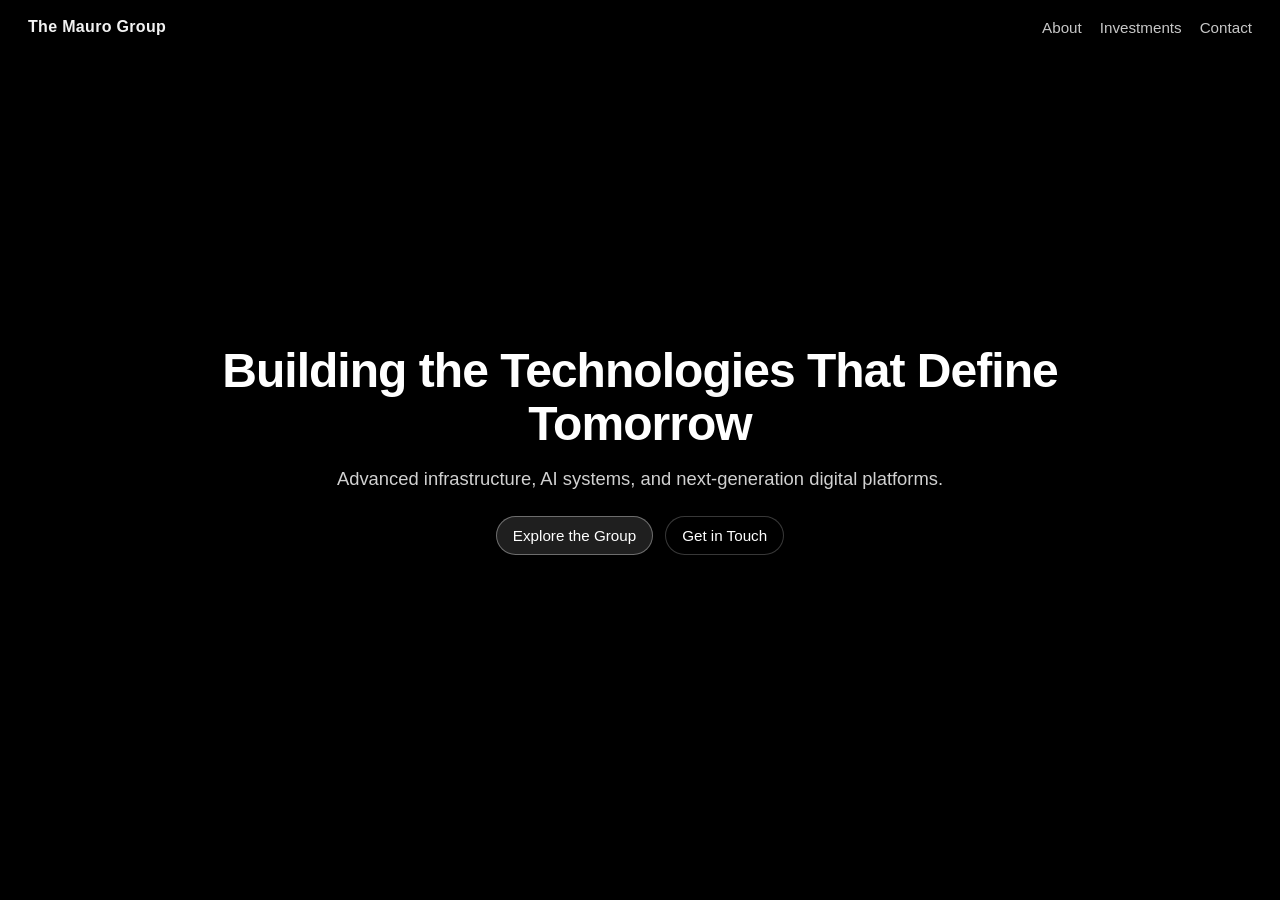
<file: index.html>
<!DOCTYPE html>
<html lang="en">
<head>
  <meta charset="UTF-8" />
  <meta name="viewport" content="width=device-width, initial-scale=1.0" />
  <title>The Mauro Group</title>

  <link rel="stylesheet" href="styles.css" />

  <style>
    /* Home hero overrides */
    body { overflow: hidden; }

    .hero {
      position: relative;
      height: 100vh;
      width: 100%;
      display: flex;
      align-items: center;
      justify-content: center;
      text-align: center;
      overflow: hidden;
      padding: 0 18px;
    }

    .hero-video {
      position: absolute;
      top: 50%;
      left: 50%;
      width: 120%;
      height: 120%;
      transform: translate(-50%, -50%);
      object-fit: cover;
      opacity: 0.75;
    }

    .hero-overlay {
      position: absolute;
      inset: 0;
      background: radial-gradient(circle at center, transparent 0%, #000 85%);
    }

    .hero-content {
      position: relative;
      z-index: 2;
      max-width: 920px;
      padding: 24px;
      animation: fadeIn 900ms ease forwards;
      opacity: 0;
      transform: translateY(14px);
    }

    .hero h1{
      font-size: 3rem;
      font-weight: 650;
      letter-spacing: -0.02em;
      margin-bottom: 0.9rem;
      line-height: 1.1;
      text-shadow: 0 0 30px rgba(0,0,0,0.55);
    }

    .hero p{
      font-size: 1.15rem;
      opacity: 0.82;
      line-height: 1.55;
      margin: 0 auto 1.4rem;
      max-width: 760px;
    }

    @media (max-width: 768px){
      .hero h1{ font-size: 2.05rem; }
      .hero p{ font-size: 1rem; }
    }
  </style>
</head>

<body>
  <header class="nav">
    <a class="brand" href="index.html">The Mauro Group</a>
    <nav class="nav-links">
      <a href="about.html">About</a>
      <a href="investments.html">Investments</a>
      <a href="contact.html">Contact</a>
    </nav>
  </header>

  <section class="hero">
    <video class="hero-video" autoplay muted loop playsinline>
      <source src="assets/hero.mp4" type="video/mp4" />
    </video>

    <div class="hero-overlay"></div>

    <div class="hero-content">
      <h1>Building the Technologies That Define Tomorrow</h1>
      <p>Advanced infrastructure, AI systems, and next-generation digital platforms.</p>

      <div class="cta-row">
        <a class="btn primary" href="about.html">Explore the Group</a>
        <a class="btn" href="contact.html">Get in Touch</a>
      </div>
    </div>
  </section>
</body>
</html>
</file>
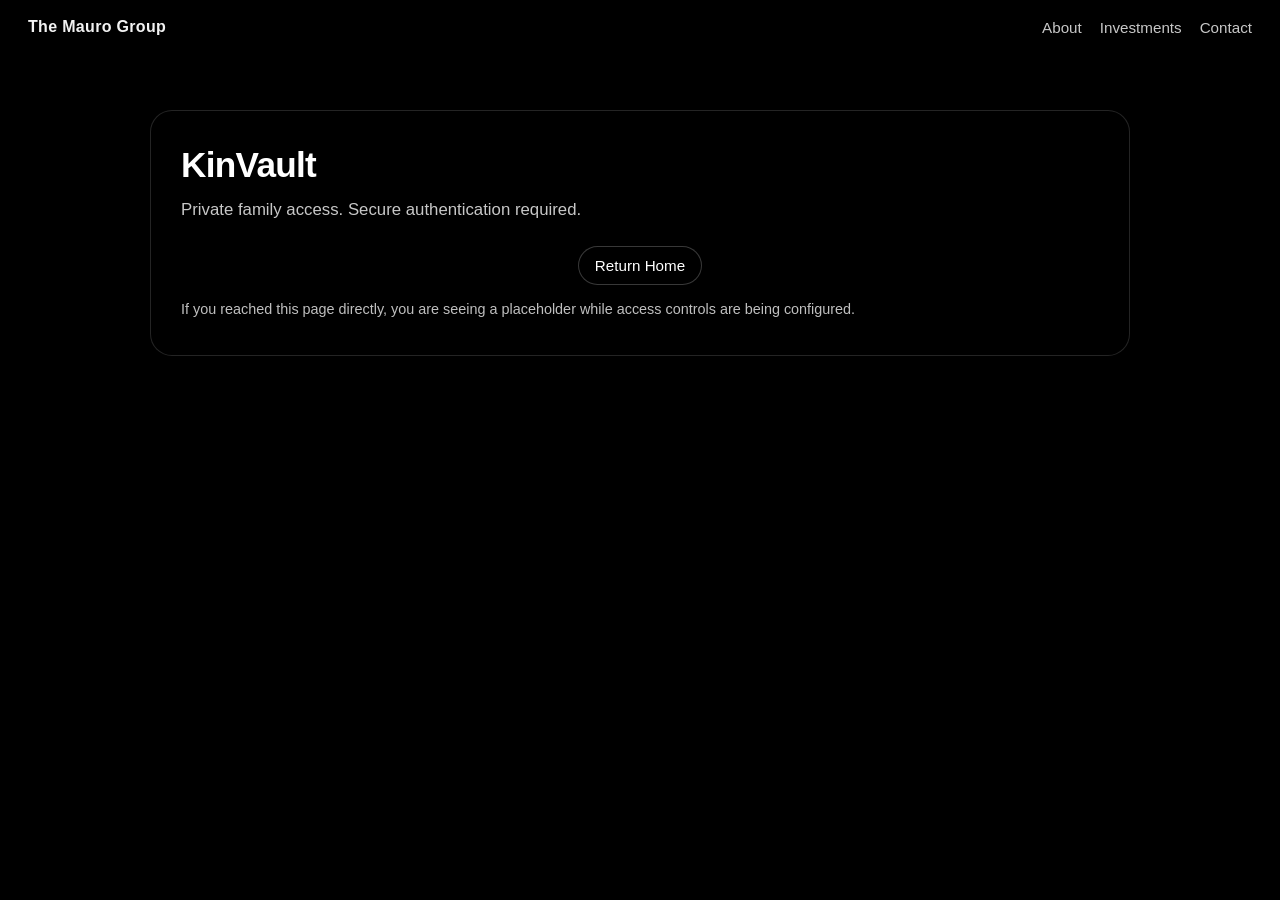
<file: vault/index.html>
<!DOCTYPE html>
<html lang="en">
<head>
  <meta charset="UTF-8" />
  <meta name="viewport" content="width=device-width, initial-scale=1.0" />
  <title>KinVault — The Mauro Group</title>
  <link rel="stylesheet" href="/styles.css" />
</head>

<body>
  <!-- Background video layer -->
  <div class="bg">
    <video autoplay muted loop playsinline>
      <source src="/assets/hero.mp4" type="video/mp4" />
    </video>
  </div>

  <!-- Top nav -->
  <header class="nav">
    <a class="brand" href="/index.html">The Mauro Group</a>
    <nav class="nav-links">
      <a href="/about.html">About</a>
      <a href="/investments.html">Investments</a>
      <a href="/contact.html">Contact</a>
    </nav>
  </header>

  <!-- Content -->
  <main class="wrap">
    <section class="panel">
      <h1>KinVault</h1>
      <p class="sub">Private family access. Secure authentication required.</p>

      <div class="cta-row">
        <a class="btn" href="/index.html">Return Home</a>
      </div>

      <p class="hint" style="margin-top:14px; opacity:0.75;">
        If you reached this page directly, you are seeing a placeholder while access controls are being configured.
      </p>
    </section>
  </main>
</body>
</html>
</file>
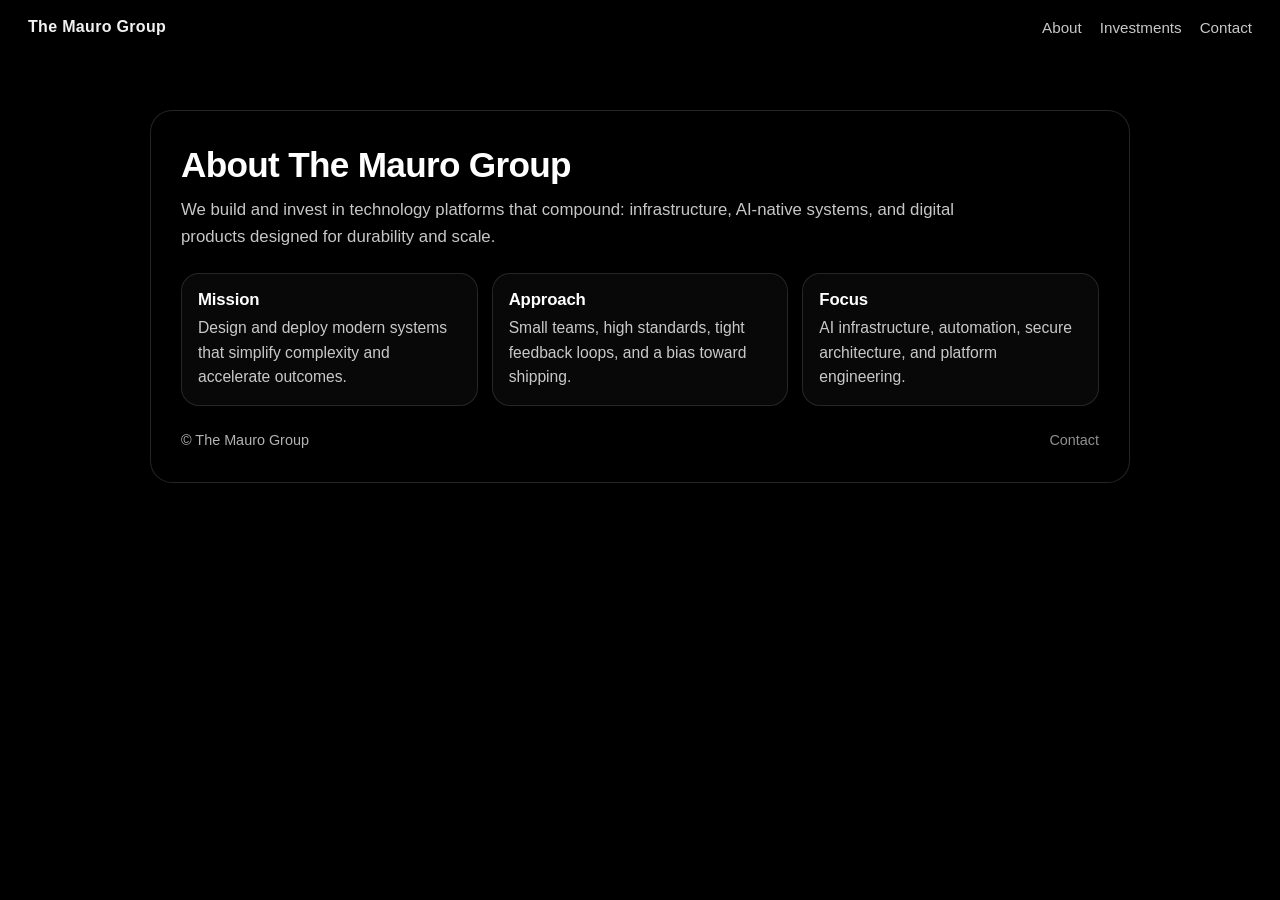
<file: about.html>
<!DOCTYPE html>
<html lang="en">
<head>
  <meta charset="UTF-8" />
  <meta name="viewport" content="width=device-width, initial-scale=1.0" />
  <title>About — The Mauro Group</title>

  <style>
    * { margin: 0; padding: 0; box-sizing: border-box; }

    body{
      background:#000;
      color:#fff;
      font-family:-apple-system,BlinkMacSystemFont,"Segoe UI",Roboto,sans-serif;
      min-height:100vh;
      overflow-x:hidden;
    }

    /* Background video */
    .bg {
      position: fixed;
      inset: 0;
      z-index: 0;
      overflow: hidden;
    }
    .bg video{
      position:absolute;
      top:50%;
      left:50%;
      width:120%;
      height:120%;
      transform:translate(-50%,-50%);
      object-fit:cover;
      opacity:0.35;
      filter: blur(0.2px);
    }
    .bg::after{
      content:"";
      position:absolute;
      inset:0;
      background:
        radial-gradient(circle at center, rgba(0,0,0,0.15) 0%, #000 78%),
        linear-gradient(to bottom, rgba(0,0,0,0.65), rgba(0,0,0,0.85));
    }

    /* Nav */
    .nav{
      position:fixed;
      top:0; left:0; right:0;
      z-index:10;
      display:flex;
      align-items:center;
      justify-content:space-between;
      padding:18px 28px;
      background: linear-gradient(to bottom, rgba(0,0,0,0.75), rgba(0,0,0,0));
      backdrop-filter: blur(6px);
    }
    .brand{
      text-decoration:none;
      color:#fff;
      font-weight:650;
      letter-spacing:0.02em;
      opacity:0.95;
    }
    .nav-links{
      display:flex;
      gap:18px;
      align-items:center;
    }
    .nav-links a{
      color:rgba(255,255,255,0.78);
      text-decoration:none;
      font-size:0.95rem;
    }
    .nav-links a:hover{ color:rgba(255,255,255,0.98); }

    /* Layout */
    .wrap{
      position:relative;
      z-index:2;
      padding: 110px 18px 70px;
      display:flex;
      justify-content:center;
    }
    .panel{
      width:min(980px, 100%);
      border:1px solid rgba(255,255,255,0.14);
      background: rgba(0,0,0,0.45);
      backdrop-filter: blur(12px);
      border-radius: 22px;
      padding: 34px 30px;
      box-shadow: 0 18px 60px rgba(0,0,0,0.45);
      animation: fadeIn 700ms ease forwards;
      opacity:0;
      transform: translateY(10px);
    }

    h1{
      font-size:2.2rem;
      font-weight:700;
      letter-spacing:-0.02em;
      margin-bottom:12px;
      line-height:1.15;
    }
    .sub{
      font-size:1.05rem;
      opacity:0.78;
      line-height:1.6;
      margin-bottom:22px;
      max-width: 820px;
    }

    .grid{
      display:grid;
      grid-template-columns: repeat(3, 1fr);
      gap:14px;
      margin-top:18px;
    }
    .card{
      border:1px solid rgba(255,255,255,0.12);
      background: rgba(255,255,255,0.03);
      border-radius: 18px;
      padding:16px 16px;
    }
    .card h3{
      font-size:1.05rem;
      margin-bottom:6px;
      letter-spacing:-0.01em;
    }
    .card p{
      font-size:0.98rem;
      opacity:0.78;
      line-height:1.55;
    }

    .footer{
      margin-top:26px;
      display:flex;
      justify-content:space-between;
      gap:12px;
      flex-wrap:wrap;
      opacity:0.7;
      font-size:0.9rem;
    }

    @keyframes fadeIn{ to{ opacity:1; transform: translateY(0);} }

    @media (max-width: 900px){
      .grid{ grid-template-columns: 1fr; }
      .nav{ padding: 14px 16px; }
      .nav-links{ gap: 12px; }
    }
  </style>
</head>

<body>
  <div class="bg">
    <video autoplay muted loop playsinline>
      <source src="assets/hero.mp4" type="video/mp4" />
    </video>
  </div>

  <header class="nav">
    <a class="brand" href="index.html">The Mauro Group</a>
    <nav class="nav-links">
      <a href="about.html">About</a>
      <a href="investments.html">Investments</a>
      <a href="contact.html">Contact</a>
    </nav>
  </header>

  <main class="wrap">
    <section class="panel">
      <h1>About The Mauro Group</h1>
      <p class="sub">
        We build and invest in technology platforms that compound: infrastructure, AI-native systems,
        and digital products designed for durability and scale.
      </p>

      <div class="grid">
        <div class="card">
          <h3>Mission</h3>
          <p>Design and deploy modern systems that simplify complexity and accelerate outcomes.</p>
        </div>
        <div class="card">
          <h3>Approach</h3>
          <p>Small teams, high standards, tight feedback loops, and a bias toward shipping.</p>
        </div>
        <div class="card">
          <h3>Focus</h3>
          <p>AI infrastructure, automation, secure architecture, and platform engineering.</p>
        </div>
      </div>

      <div class="footer">
        <span>© The Mauro Group</span>
        <span><a href="contact.html" style="color:rgba(255,255,255,0.8); text-decoration:none;">Contact</a></span>
      </div>
    </section>
  </main>
</body>
</html>
</file>
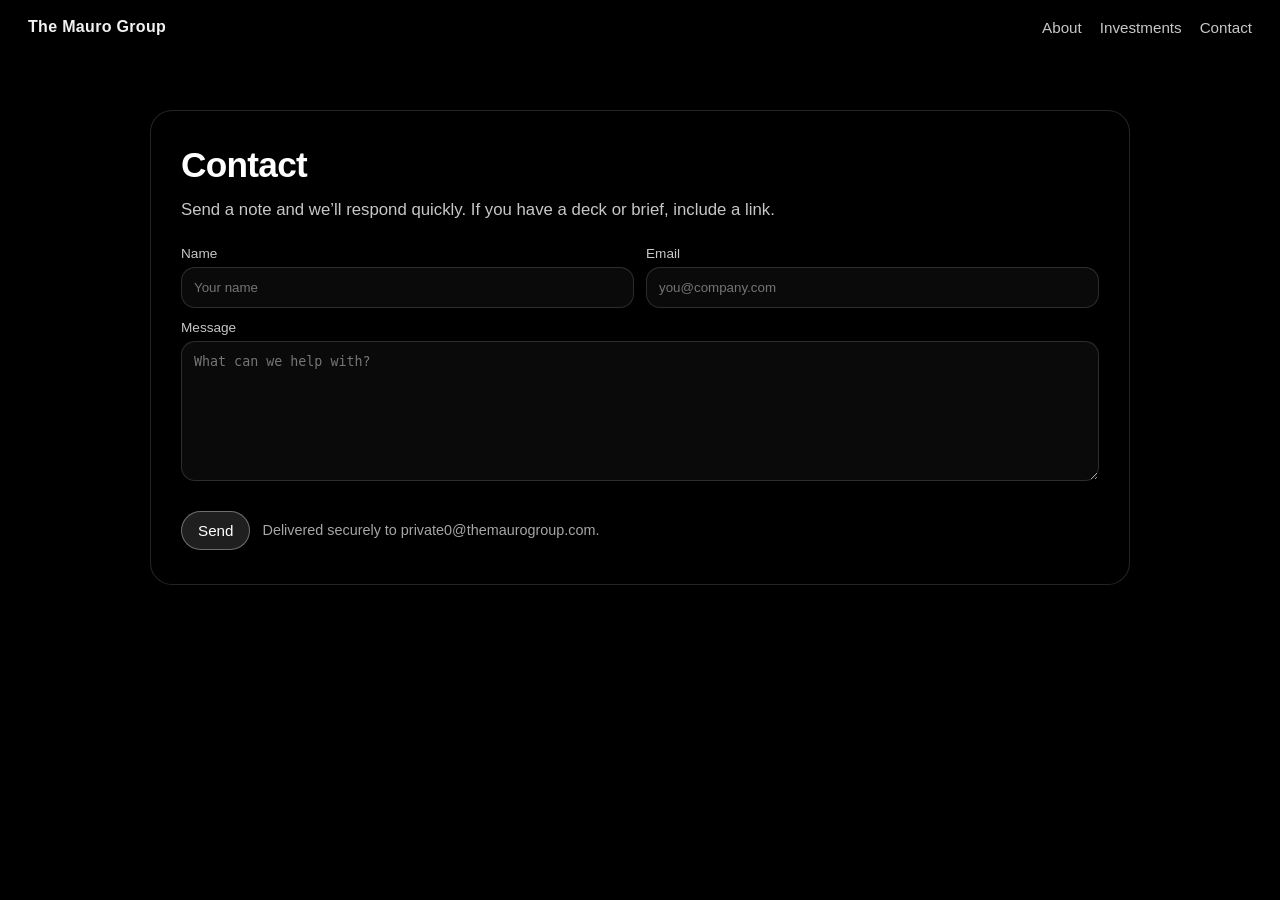
<file: contact.html>
<!DOCTYPE html>
<html lang="en">
<head>
  <meta charset="UTF-8" />
  <meta name="viewport" content="width=device-width, initial-scale=1.0" />
  <title>Contact — The Mauro Group</title>
  <link rel="stylesheet" href="styles.css" />
</head>

<body>
  <div class="bg">
    <video autoplay muted loop playsinline>
      <source src="assets/hero.mp4" type="video/mp4" />
    </video>
  </div>

  <header class="nav">
    <a class="brand" href="index.html">The Mauro Group</a>
    <nav class="nav-links">
      <a href="about.html">About</a>
      <a href="investments.html">Investments</a>
      <a href="contact.html">Contact</a>
    </nav>
  </header>

  <main class="wrap">
    <section class="panel">
      <h1>Contact</h1>
      <p class="sub">
        Send a note and we’ll respond quickly. If you have a deck or brief, include a link.
      </p>

      <form class="form" id="contactForm" novalidate>
        <div style="display:none;">
          <label>Leave this empty</label>
          <input type="text" name="_gotcha" tabindex="-1" autocomplete="off" />
        </div>

        <input type="hidden" name="_subject" value="Mauro Group — Website inquiry" />

        <div>
          <label for="name">Name</label>
          <input id="name" name="name" type="text" placeholder="Your name" required />
        </div>

        <div>
          <label for="email">Email</label>
          <input id="email" name="email" type="email" placeholder="you@company.com" required />
        </div>

        <div class="full">
          <label for="message">Message</label>
          <textarea id="message" name="message" placeholder="What can we help with?" required></textarea>
        </div>

        <div class="full actions">
          <button class="btn primary" id="submitBtn" type="submit">Send</button>
          <span class="hint" id="formHint">Delivered securely to private0@themaurogroup.com.</span>
        </div>
      </form>
    </section>
  </main>

  <script>
    (function () {
      const endpoint = "https://formspree.io/f/mbdajwlr";
      const thankYouUrl = "/thank-you.html";

      const form = document.getElementById("contactForm");
      const btn = document.getElementById("submitBtn");
      const hint = document.getElementById("formHint");

      function setHint(t) { if (hint) hint.textContent = t; }

      form.addEventListener("submit", async (e) => {
        e.preventDefault();

        if (!form.checkValidity()) {
          setHint("Please complete all required fields.");
          return;
        }

        btn.disabled = true;
        btn.textContent = "Sending…";
        setHint("Sending securely…");

        try {
          const formData = new FormData(form);
          const res = await fetch(endpoint, {
            method: "POST",
            body: formData,
            headers: { "Accept": "application/json" }
          });

          if (res.ok) {
            window.location.assign(thankYouUrl);
            return;
          }

          let data = null;
          try { data = await res.json(); } catch (_) {}

          if (data?.errors?.length) setHint(data.errors[0].message);
          else setHint("There was a problem sending your message. Please try again.");
        } catch (_) {
          setHint("Network error. Please try again.");
        } finally {
          btn.disabled = false;
          btn.textContent = "Send";
        }
      });
    })();
  </script>
</body>
</html>
</file>
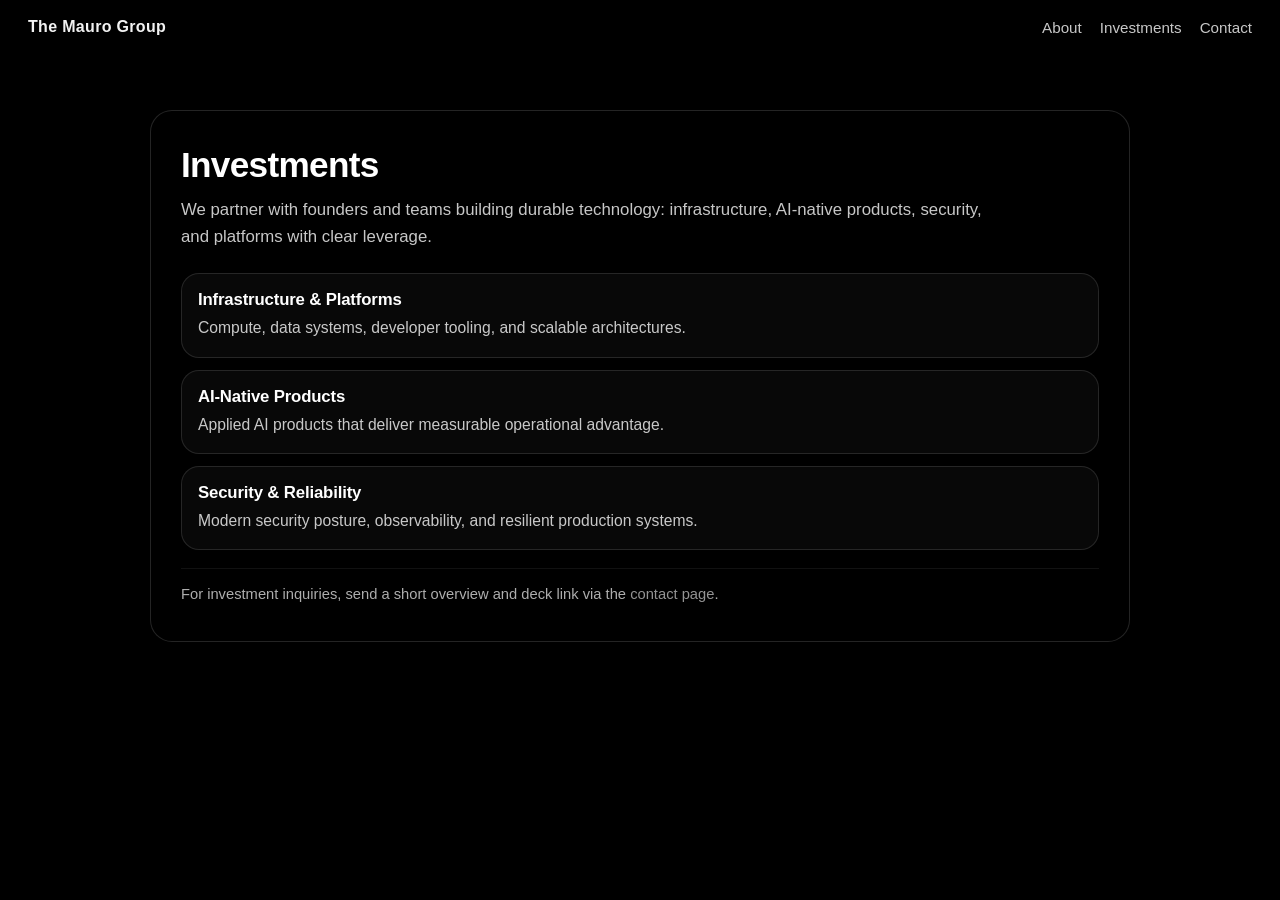
<file: investments.html>
<!DOCTYPE html>
<html lang="en">
<head>
  <meta charset="UTF-8" />
  <meta name="viewport" content="width=device-width, initial-scale=1.0" />
  <title>Investments — The Mauro Group</title>

  <style>
    *{margin:0;padding:0;box-sizing:border-box;}
    body{
      background:#000;color:#fff;
      font-family:-apple-system,BlinkMacSystemFont,"Segoe UI",Roboto,sans-serif;
      min-height:100vh; overflow-x:hidden;
    }

    .bg{position:fixed;inset:0;z-index:0;overflow:hidden;}
    .bg video{
      position:absolute;top:50%;left:50%;
      width:120%;height:120%;
      transform:translate(-50%,-50%);
      object-fit:cover;opacity:0.32;
    }
    .bg::after{
      content:"";position:absolute;inset:0;
      background:
        radial-gradient(circle at center, rgba(0,0,0,0.12) 0%, #000 80%),
        linear-gradient(to bottom, rgba(0,0,0,0.62), rgba(0,0,0,0.88));
    }

    .nav{
      position:fixed;top:0;left:0;right:0;z-index:10;
      display:flex;align-items:center;justify-content:space-between;
      padding:18px 28px;
      background: linear-gradient(to bottom, rgba(0,0,0,0.75), rgba(0,0,0,0));
      backdrop-filter: blur(6px);
    }
    .brand{color:#fff;text-decoration:none;font-weight:650;letter-spacing:0.02em;opacity:0.95;}
    .nav-links{display:flex;gap:18px;align-items:center;}
    .nav-links a{color:rgba(255,255,255,0.78);text-decoration:none;font-size:0.95rem;}
    .nav-links a:hover{color:rgba(255,255,255,0.98);}

    .wrap{position:relative;z-index:2;padding:110px 18px 70px;display:flex;justify-content:center;}
    .panel{
      width:min(980px,100%);
      border:1px solid rgba(255,255,255,0.14);
      background: rgba(0,0,0,0.45);
      backdrop-filter: blur(12px);
      border-radius:22px;
      padding:34px 30px;
      box-shadow:0 18px 60px rgba(0,0,0,0.45);
      animation:fadeIn 700ms ease forwards;
      opacity:0;transform:translateY(10px);
    }

    h1{font-size:2.2rem;font-weight:700;letter-spacing:-0.02em;margin-bottom:12px;line-height:1.15;}
    .sub{font-size:1.05rem;opacity:0.78;line-height:1.6;margin-bottom:22px;max-width:820px;}

    .list{display:grid;grid-template-columns:1fr;gap:12px;margin-top:14px;}
    .row{
      border:1px solid rgba(255,255,255,0.12);
      background: rgba(255,255,255,0.03);
      border-radius:18px;
      padding:16px;
    }
    .row h3{font-size:1.05rem;margin-bottom:6px;letter-spacing:-0.01em;}
    .row p{font-size:0.98rem;opacity:0.78;line-height:1.55;}

    .note{
      margin-top:18px;
      font-size:0.92rem;
      opacity:0.68;
      line-height:1.6;
      border-top:1px solid rgba(255,255,255,0.10);
      padding-top:14px;
    }

    @keyframes fadeIn{to{opacity:1;transform:translateY(0);} }

    @media (max-width:900px){
      .nav{padding:14px 16px;}
      .nav-links{gap:12px;}
    }
  </style>
</head>

<body>
  <div class="bg">
    <video autoplay muted loop playsinline>
      <source src="assets/hero.mp4" type="video/mp4" />
    </video>
  </div>

  <header class="nav">
    <a class="brand" href="index.html">The Mauro Group</a>
    <nav class="nav-links">
      <a href="about.html">About</a>
      <a href="investments.html">Investments</a>
      <a href="contact.html">Contact</a>
    </nav>
  </header>

  <main class="wrap">
    <section class="panel">
      <h1>Investments</h1>
      <p class="sub">
        We partner with founders and teams building durable technology: infrastructure, AI-native products,
        security, and platforms with clear leverage.
      </p>

      <div class="list">
        <div class="row">
          <h3>Infrastructure & Platforms</h3>
          <p>Compute, data systems, developer tooling, and scalable architectures.</p>
        </div>
        <div class="row">
          <h3>AI-Native Products</h3>
          <p>Applied AI products that deliver measurable operational advantage.</p>
        </div>
        <div class="row">
          <h3>Security & Reliability</h3>
          <p>Modern security posture, observability, and resilient production systems.</p>
        </div>
      </div>

      <p class="note">
        For investment inquiries, send a short overview and deck link via the <a href="contact.html" style="color:rgba(255,255,255,0.85);text-decoration:none;">contact page</a>.
      </p>
    </section>
  </main>
</body>
</html>
</file>
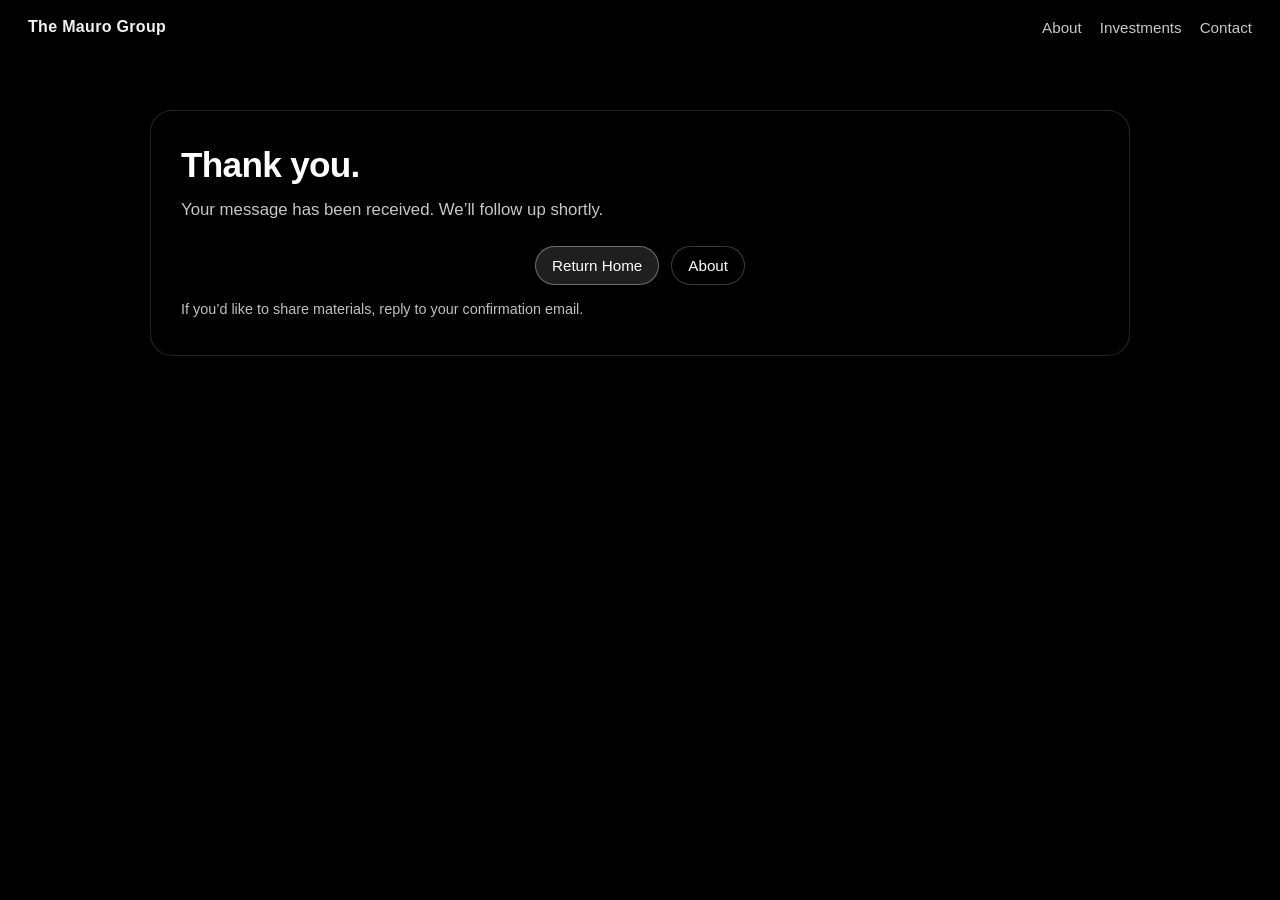
<file: thank-you.html>
<!DOCTYPE html>
<html lang="en">
<head>
  <meta charset="UTF-8" />
  <meta name="viewport" content="width=device-width, initial-scale=1.0" />
  <title>Message Received — The Mauro Group</title>
  <link rel="stylesheet" href="styles.css" />
</head>

<body>
  <div class="bg">
    <video autoplay muted loop playsinline>
      <source src="assets/hero.mp4" type="video/mp4" />
    </video>
  </div>

  <header class="nav">
    <a class="brand" href="index.html">The Mauro Group</a>
    <nav class="nav-links">
      <a href="about.html">About</a>
      <a href="investments.html">Investments</a>
      <a href="contact.html">Contact</a>
    </nav>
  </header>

  <main class="wrap">
    <section class="panel">
      <h1>Thank you.</h1>
      <p class="sub">
        Your message has been received. We’ll follow up shortly.
      </p>

      <div class="cta-row">
        <a class="btn primary" href="index.html">Return Home</a>
        <a class="btn" href="about.html">About</a>
      </div>

      <p class="hint" style="margin-top:14px; opacity:0.75;">
        If you’d like to share materials, reply to your confirmation email.
      </p>
    </section>
  </main>
</body>
</html>
</file>
<file: styles.css>
/* ===== Global ===== */
* { margin: 0; padding: 0; box-sizing: border-box; }

:root{
  --bg: #000;
  --text: #fff;
  --muted: rgba(255,255,255,0.78);
  --muted2: rgba(255,255,255,0.68);
  --border: rgba(255,255,255,0.14);
  --glass: rgba(0,0,0,0.45);
  --glass2: rgba(255,255,255,0.03);
}

body{
  background: var(--bg);
  color: var(--text);
  font-family: -apple-system, BlinkMacSystemFont, "Segoe UI", Roboto, sans-serif;
  min-height: 100vh;
  overflow-x: hidden;
}

/* ===== Background video (interior pages) ===== */
.bg{
  position: fixed;
  inset: 0;
  z-index: 0;
  overflow: hidden;
}

.bg video{
  position: absolute;
  top: 50%;
  left: 50%;
  width: 120%;
  height: 120%;
  transform: translate(-50%, -50%);
  object-fit: cover;
  opacity: 0.32;
  filter: blur(0.2px);
}

.bg::after{
  content: "";
  position: absolute;
  inset: 0;
  background:
    radial-gradient(circle at center, rgba(0,0,0,0.12) 0%, #000 80%),
    linear-gradient(to bottom, rgba(0,0,0,0.62), rgba(0,0,0,0.9));
}

/* ===== Nav ===== */
.nav{
  position: fixed;
  top: 0; left: 0; right: 0;
  z-index: 10;
  display: flex;
  align-items: center;
  justify-content: space-between;
  padding: 18px 28px;
  background: linear-gradient(to bottom, rgba(0,0,0,0.75), rgba(0,0,0,0));
  backdrop-filter: blur(6px);
}

.brand{
  color: #fff;
  text-decoration: none;
  font-weight: 650;
  letter-spacing: 0.02em;
  opacity: 0.95;
}

.nav-links{
  display: flex;
  gap: 18px;
  align-items: center;
}

.nav-links a{
  color: var(--muted);
  text-decoration: none;
  font-size: 0.95rem;
}

.nav-links a:hover{ color: rgba(255,255,255,0.98); }

/* ===== Layout ===== */
.wrap{
  position: relative;
  z-index: 2;
  padding: 110px 18px 70px;
  display: flex;
  justify-content: center;
}

.panel{
  width: min(980px, 100%);
  border: 1px solid var(--border);
  background: var(--glass);
  backdrop-filter: blur(12px);
  border-radius: 22px;
  padding: 34px 30px;
  box-shadow: 0 18px 60px rgba(0,0,0,0.45);
  animation: fadeIn 700ms ease forwards;
  opacity: 0;
  transform: translateY(10px);
}

h1{
  font-size: 2.2rem;
  font-weight: 700;
  letter-spacing: -0.02em;
  margin-bottom: 12px;
  line-height: 1.15;
}

.sub{
  font-size: 1.05rem;
  opacity: 0.78;
  line-height: 1.6;
  margin-bottom: 22px;
  max-width: 820px;
}

@keyframes fadeIn{ to{ opacity: 1; transform: translateY(0);} }

/* ===== Cards / Lists ===== */
.grid{
  display: grid;
  grid-template-columns: repeat(3, 1fr);
  gap: 14px;
  margin-top: 18px;
}

.card, .row{
  border: 1px solid rgba(255,255,255,0.12);
  background: var(--glass2);
  border-radius: 18px;
  padding: 16px;
}

.card h3, .row h3{
  font-size: 1.05rem;
  margin-bottom: 6px;
  letter-spacing: -0.01em;
}

.card p, .row p{
  font-size: 0.98rem;
  opacity: 0.78;
  line-height: 1.55;
}

.list{ display: grid; grid-template-columns: 1fr; gap: 12px; margin-top: 14px; }

.note{
  margin-top: 18px;
  font-size: 0.92rem;
  opacity: var(--muted2);
  line-height: 1.6;
  border-top: 1px solid rgba(255,255,255,0.10);
  padding-top: 14px;
}

/* ===== Buttons ===== */
.cta-row{
  display: flex;
  gap: 12px;
  flex-wrap: wrap;
  justify-content: center;
  margin-top: 10px;
}

.btn{
  display: inline-flex;
  align-items: center;
  justify-content: center;
  padding: 10px 16px;
  border-radius: 999px;
  text-decoration: none;
  font-size: 0.95rem;
  border: 1px solid rgba(255,255,255,0.22);
  color: #fff;
  background: rgba(0,0,0,0.35);
  backdrop-filter: blur(10px);
  transition: transform 120ms ease, background 120ms ease, border-color 120ms ease;
  cursor: pointer;
}

.btn:hover{
  transform: translateY(-1px);
  background: rgba(255,255,255,0.06);
  border-color: rgba(255,255,255,0.35);
}

.btn.primary{
  background: rgba(255,255,255,0.12);
  border-color: rgba(255,255,255,0.35);
}

.btn.primary:hover{ background: rgba(255,255,255,0.18); }

/* ===== Contact form ===== */
.form{
  display: grid;
  grid-template-columns: 1fr 1fr;
  gap: 12px;
  margin-top: 10px;
}
.form .full{ grid-column: 1 / -1; }

label{
  display: block;
  font-size: 0.85rem;
  opacity: 0.78;
  margin-bottom: 6px;
}

input, textarea{
  width: 100%;
  padding: 12px;
  border-radius: 14px;
  border: 1px solid rgba(255,255,255,0.14);
  background: rgba(255,255,255,0.04);
  color: #fff;
  outline: none;
}

textarea{ min-height: 140px; resize: vertical; }

.actions{
  margin-top: 14px;
  display: flex;
  gap: 12px;
  flex-wrap: wrap;
  align-items: center;
}

.hint{
  font-size: 0.9rem;
  opacity: 0.65;
  line-height: 1.5;
}

/* ===== Responsive ===== */
@media (max-width: 900px){
  .grid{ grid-template-columns: 1fr; }
  .form{ grid-template-columns: 1fr; }
  .nav{ padding: 14px 16px; }
  .nav-links{ gap: 12px; }
}
</file>
